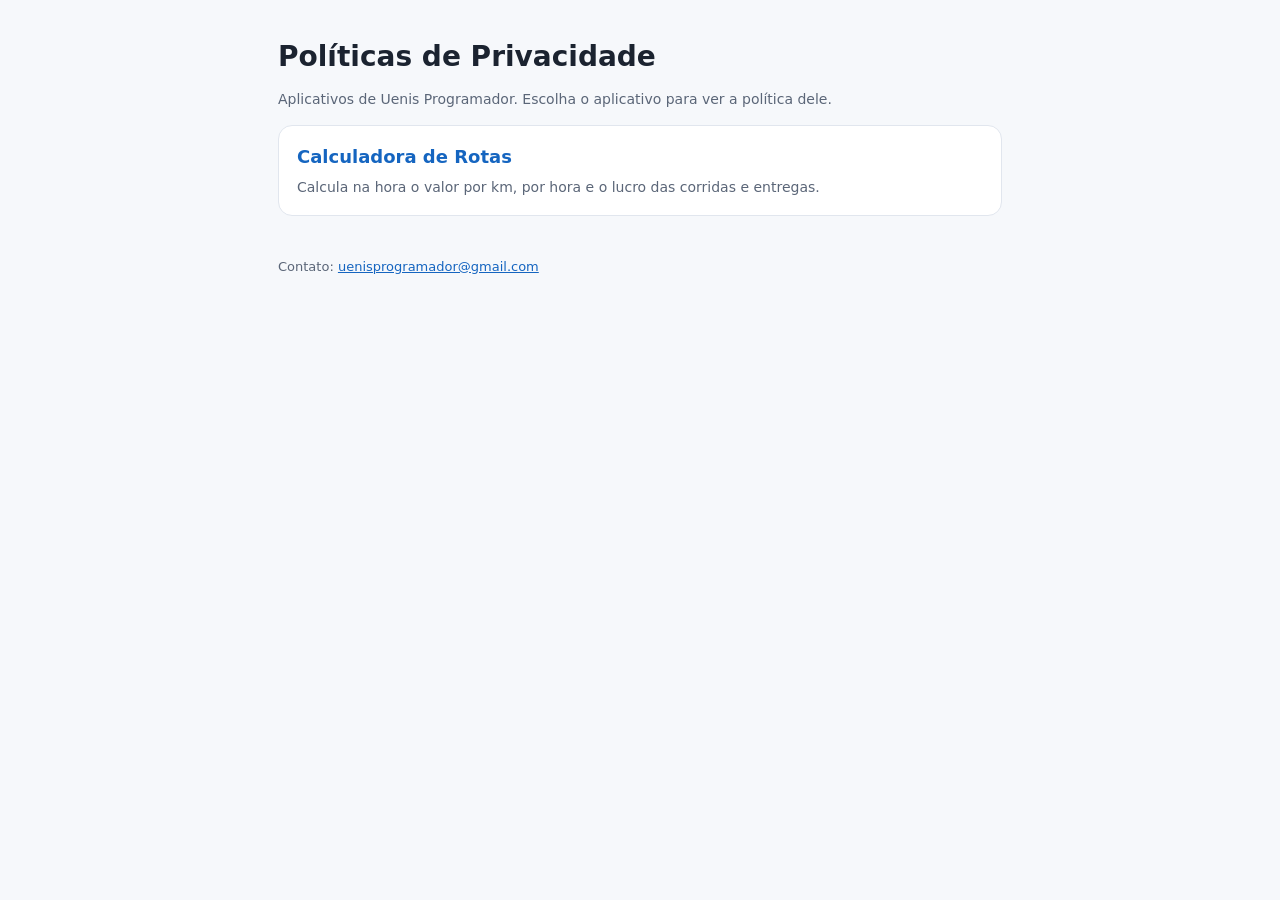
<file: index.html>
<!doctype html>
<html lang="pt-BR">
<head>
<meta charset="utf-8">
<meta name="viewport" content="width=device-width, initial-scale=1">
<title>Políticas de Privacidade — Uenis Programador</title>
<meta name="description" content="Políticas de privacidade dos aplicativos de Uenis Programador.">
<link rel="stylesheet" href="style.css">
</head>
<body>
<main>
  <h1>Políticas de Privacidade</h1>
  <p class="mut">Aplicativos de Uenis Programador. Escolha o aplicativo para ver a política dele.</p>
  <div id="lista"><p class="mut">Carregando…</p></div>
  <footer>Contato: <a href="mailto:uenisprogramador@gmail.com">uenisprogramador@gmail.com</a></footer>
</main>
<script>
// Para adicionar um app: crie a pasta dele e inclua uma linha em apps.json (veja COMO_ADICIONAR.md).
fetch("apps.json").then(r => r.json()).then(apps => {
  const box = document.getElementById("lista");
  box.innerHTML = "";
  apps.forEach(a => {
    const d = document.createElement("div");
    d.className = "card";
    const l = document.createElement("a");
    l.className = "t";
    l.href = a.pasta + "/";
    l.textContent = a.nome;
    const p = document.createElement("p");
    p.className = "mut";
    p.style.margin = "4px 0 0";
    p.textContent = a.descricao || "";
    d.appendChild(l);
    d.appendChild(p);
    box.appendChild(d);
  });
}).catch(() => {
  document.getElementById("lista").innerHTML = '<p><a href="calculadora-de-rotas/">Calculadora de Rotas</a></p>';
});
</script>
</body>
</html>
</file>
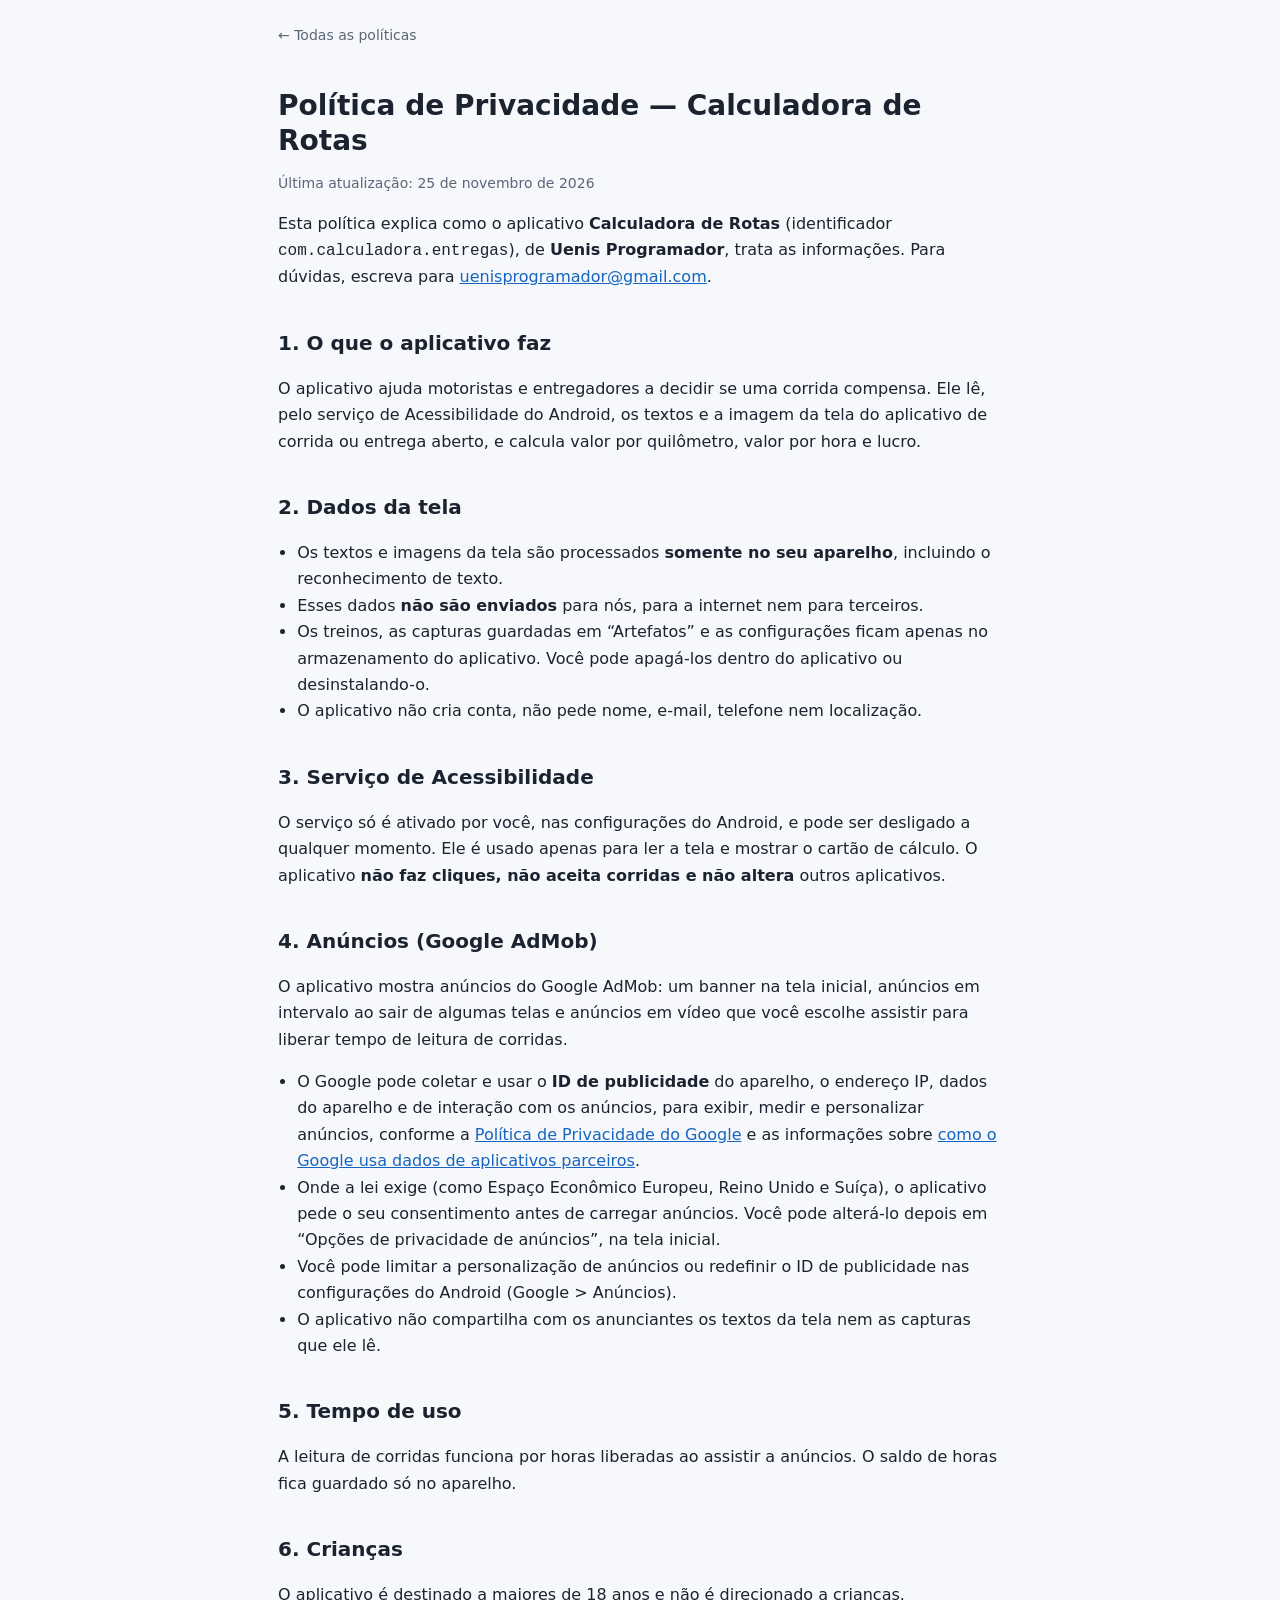
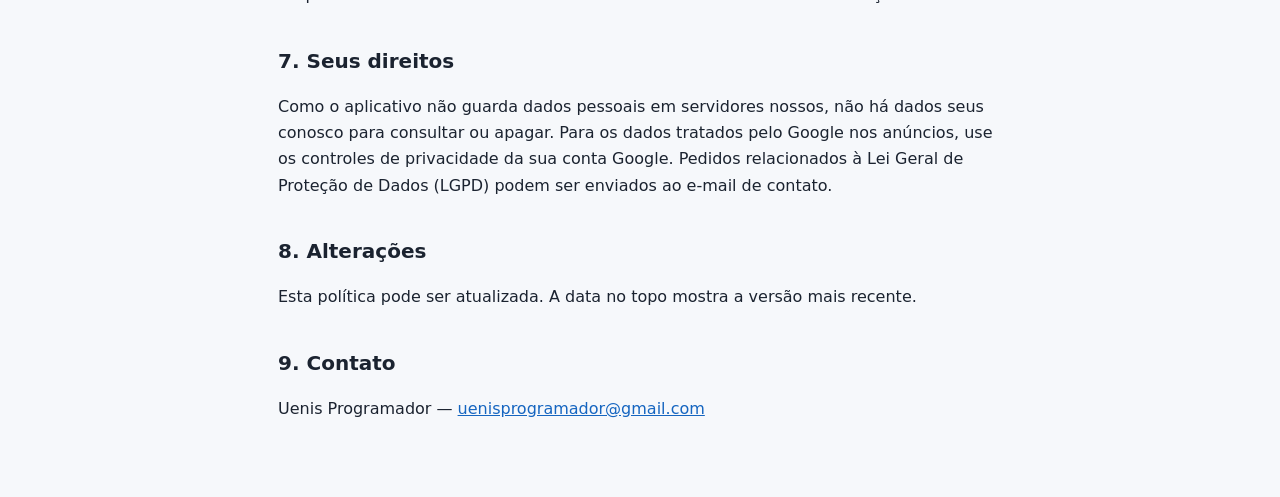
<file: calculadora-de-rotas/index.html>
<!doctype html>
<html lang="pt-BR">
<head>
<meta charset="utf-8">
<meta name="viewport" content="width=device-width, initial-scale=1">
<title>Política de Privacidade — Calculadora de Rotas</title>
<link rel="stylesheet" href="../style.css">
</head>
<body>
<header class="site"><a href="../">← Todas as políticas</a></header>
<main>
  <h1>Política de Privacidade — Calculadora de Rotas</h1>
  <p class="mut">Última atualização: 25 de novembro de 2026</p>
  <p>Esta política explica como o aplicativo <strong>Calculadora de Rotas</strong> (identificador <code>com.calculadora.entregas</code>), de <strong>Uenis Programador</strong>, trata as informações. Para dúvidas, escreva para <a href="mailto:uenisprogramador@gmail.com">uenisprogramador@gmail.com</a>.</p>

  <h2>1. O que o aplicativo faz</h2>
  <p>O aplicativo ajuda motoristas e entregadores a decidir se uma corrida compensa. Ele lê, pelo serviço de Acessibilidade do Android, os textos e a imagem da tela do aplicativo de corrida ou entrega aberto, e calcula valor por quilômetro, valor por hora e lucro.</p>

  <h2>2. Dados da tela</h2>
  <ul>
    <li>Os textos e imagens da tela são processados <strong>somente no seu aparelho</strong>, incluindo o reconhecimento de texto.</li>
    <li>Esses dados <strong>não são enviados</strong> para nós, para a internet nem para terceiros.</li>
    <li>Os treinos, as capturas guardadas em &ldquo;Artefatos&rdquo; e as configurações ficam apenas no armazenamento do aplicativo. Você pode apagá-los dentro do aplicativo ou desinstalando-o.</li>
    <li>O aplicativo não cria conta, não pede nome, e-mail, telefone nem localização.</li>
  </ul>

  <h2>3. Serviço de Acessibilidade</h2>
  <p>O serviço só é ativado por você, nas configurações do Android, e pode ser desligado a qualquer momento. Ele é usado apenas para ler a tela e mostrar o cartão de cálculo. O aplicativo <strong>não faz cliques, não aceita corridas e não altera</strong> outros aplicativos.</p>

  <h2>4. Anúncios (Google AdMob)</h2>
  <p>O aplicativo mostra anúncios do Google AdMob: um banner na tela inicial, anúncios em intervalo ao sair de algumas telas e anúncios em vídeo que você escolhe assistir para liberar tempo de leitura de corridas.</p>
  <ul>
    <li>O Google pode coletar e usar o <strong>ID de publicidade</strong> do aparelho, o endereço IP, dados do aparelho e de interação com os anúncios, para exibir, medir e personalizar anúncios, conforme a <a href="https://policies.google.com/privacy">Política de Privacidade do Google</a> e as informações sobre <a href="https://policies.google.com/technologies/partner-sites">como o Google usa dados de aplicativos parceiros</a>.</li>
    <li>Onde a lei exige (como Espaço Econômico Europeu, Reino Unido e Suíça), o aplicativo pede o seu consentimento antes de carregar anúncios. Você pode alterá-lo depois em &ldquo;Opções de privacidade de anúncios&rdquo;, na tela inicial.</li>
    <li>Você pode limitar a personalização de anúncios ou redefinir o ID de publicidade nas configurações do Android (Google &gt; Anúncios).</li>
    <li>O aplicativo não compartilha com os anunciantes os textos da tela nem as capturas que ele lê.</li>
  </ul>

  <h2>5. Tempo de uso</h2>
  <p>A leitura de corridas funciona por horas liberadas ao assistir a anúncios. O saldo de horas fica guardado só no aparelho.</p>

  <h2>6. Crianças</h2>
  <p>O aplicativo é destinado a maiores de 18 anos e não é direcionado a crianças.</p>

  <h2>7. Seus direitos</h2>
  <p>Como o aplicativo não guarda dados pessoais em servidores nossos, não há dados seus conosco para consultar ou apagar. Para os dados tratados pelo Google nos anúncios, use os controles de privacidade da sua conta Google. Pedidos relacionados à Lei Geral de Proteção de Dados (LGPD) podem ser enviados ao e-mail de contato.</p>

  <h2>8. Alterações</h2>
  <p>Esta política pode ser atualizada. A data no topo mostra a versão mais recente.</p>

  <h2>9. Contato</h2>
  <p>Uenis Programador — <a href="mailto:uenisprogramador@gmail.com">uenisprogramador@gmail.com</a></p>
</main>
</body>
</html>
</file>
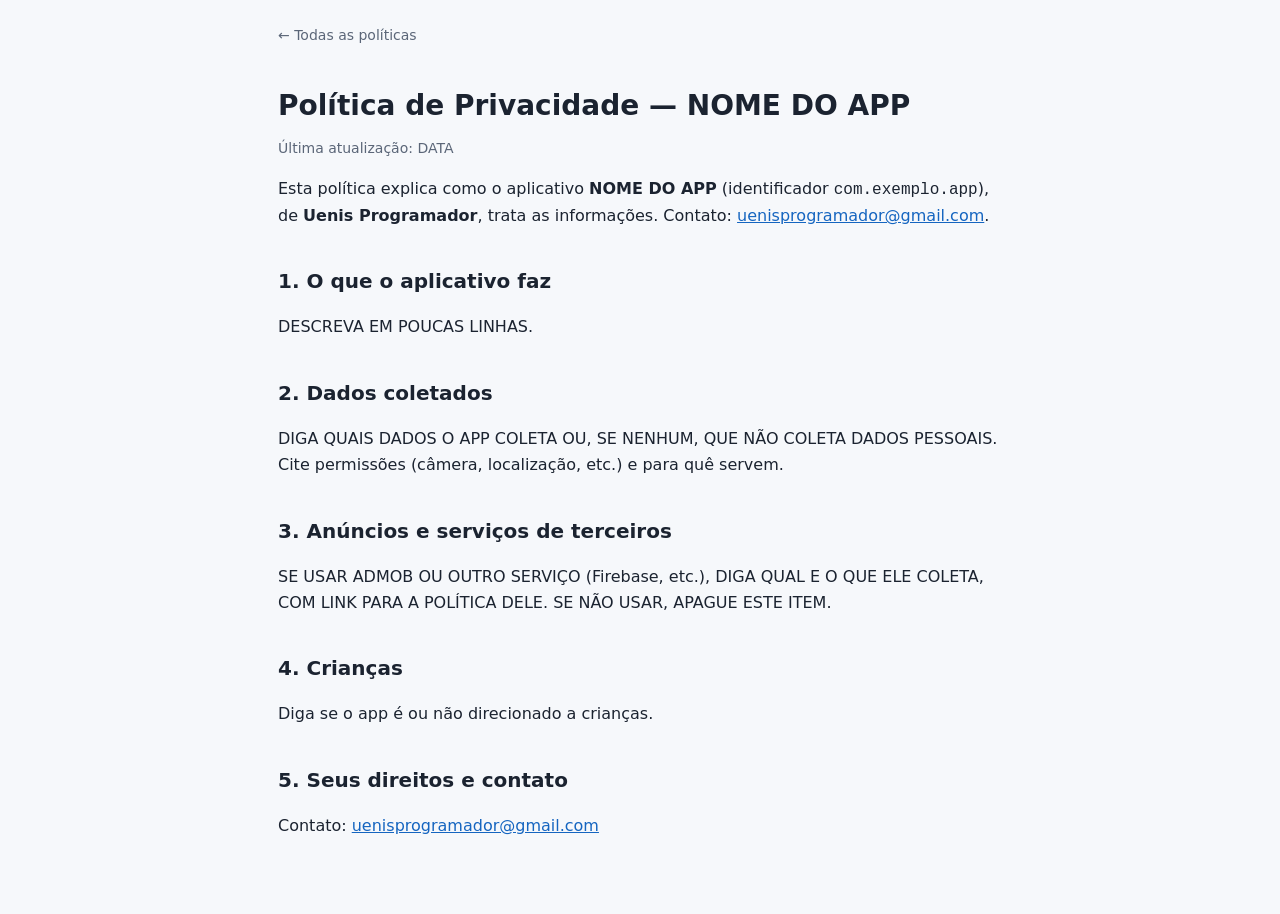
<file: _modelo/politica.html>
<!doctype html>
<html lang="pt-BR">
<head>
<meta charset="utf-8">
<meta name="viewport" content="width=device-width, initial-scale=1">
<title>Política de Privacidade — NOME DO APP</title>
<link rel="stylesheet" href="../style.css">
</head>
<body>
<header class="site"><a href="../">← Todas as políticas</a></header>
<main>
  <h1>Política de Privacidade — NOME DO APP</h1>
  <p class="mut">Última atualização: DATA</p>
  <p>Esta política explica como o aplicativo <strong>NOME DO APP</strong> (identificador <code>com.exemplo.app</code>), de <strong>Uenis Programador</strong>, trata as informações. Contato: <a href="mailto:uenisprogramador@gmail.com">uenisprogramador@gmail.com</a>.</p>

  <h2>1. O que o aplicativo faz</h2>
  <p>DESCREVA EM POUCAS LINHAS.</p>

  <h2>2. Dados coletados</h2>
  <p>DIGA QUAIS DADOS O APP COLETA OU, SE NENHUM, QUE NÃO COLETA DADOS PESSOAIS. Cite permissões (câmera, localização, etc.) e para quê servem.</p>

  <h2>3. Anúncios e serviços de terceiros</h2>
  <p>SE USAR ADMOB OU OUTRO SERVIÇO (Firebase, etc.), DIGA QUAL E O QUE ELE COLETA, COM LINK PARA A POLÍTICA DELE. SE NÃO USAR, APAGUE ESTE ITEM.</p>

  <h2>4. Crianças</h2>
  <p>Diga se o app é ou não direcionado a crianças.</p>

  <h2>5. Seus direitos e contato</h2>
  <p>Contato: <a href="mailto:uenisprogramador@gmail.com">uenisprogramador@gmail.com</a></p>
</main>
</body>
</html>
</file>
<file: style.css>
:root{--bg:#f6f8fb;--card:#fff;--tx:#1b2330;--mut:#5b6678;--ac:#1565c0;--bd:#e1e6ee}
@media (prefers-color-scheme:dark){:root{--bg:#0f1115;--card:#171a21;--tx:#e8ecf3;--mut:#9aa6b8;--ac:#64b5f6;--bd:#262c38}}
*{box-sizing:border-box}
body{margin:0;background:var(--bg);color:var(--tx);font:16px/1.65 system-ui,-apple-system,"Segoe UI",Roboto,sans-serif}
main{max-width:760px;margin:0 auto;padding:28px 18px 60px}
header.site{max-width:760px;margin:0 auto;padding:22px 18px 0}
header.site a{color:var(--mut);text-decoration:none;font-size:14px}
h1{font-size:28px;line-height:1.25;margin:.4em 0 .2em}
h2{font-size:20px;margin:1.8em 0 .4em}
p,li{color:var(--tx)}
.mut{color:var(--mut);font-size:14px}
a{color:var(--ac)}
.card{background:var(--card);border:1px solid var(--bd);border-radius:14px;padding:16px 18px;margin:12px 0}
.card a.t{font-weight:600;font-size:18px;text-decoration:none}
ul{padding-left:1.2em}
footer{margin-top:40px;color:var(--mut);font-size:13px}
</file>
